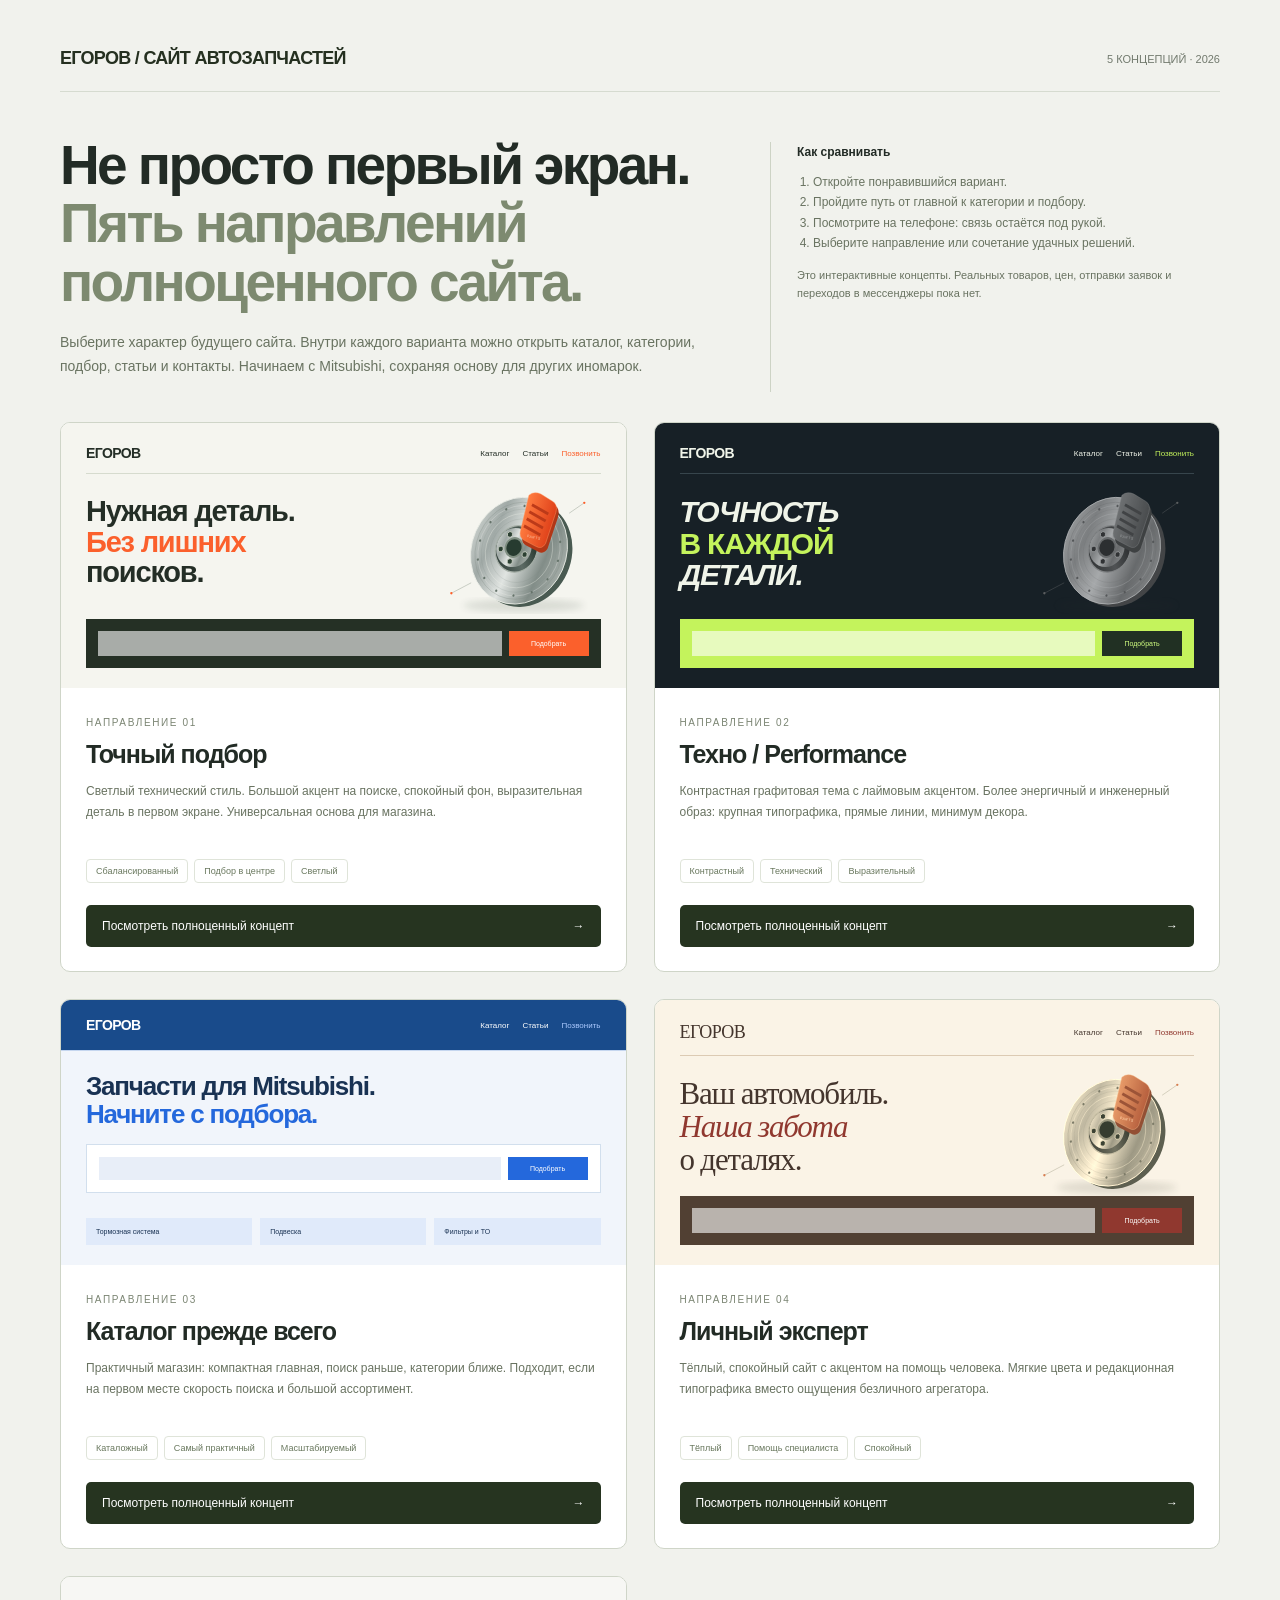
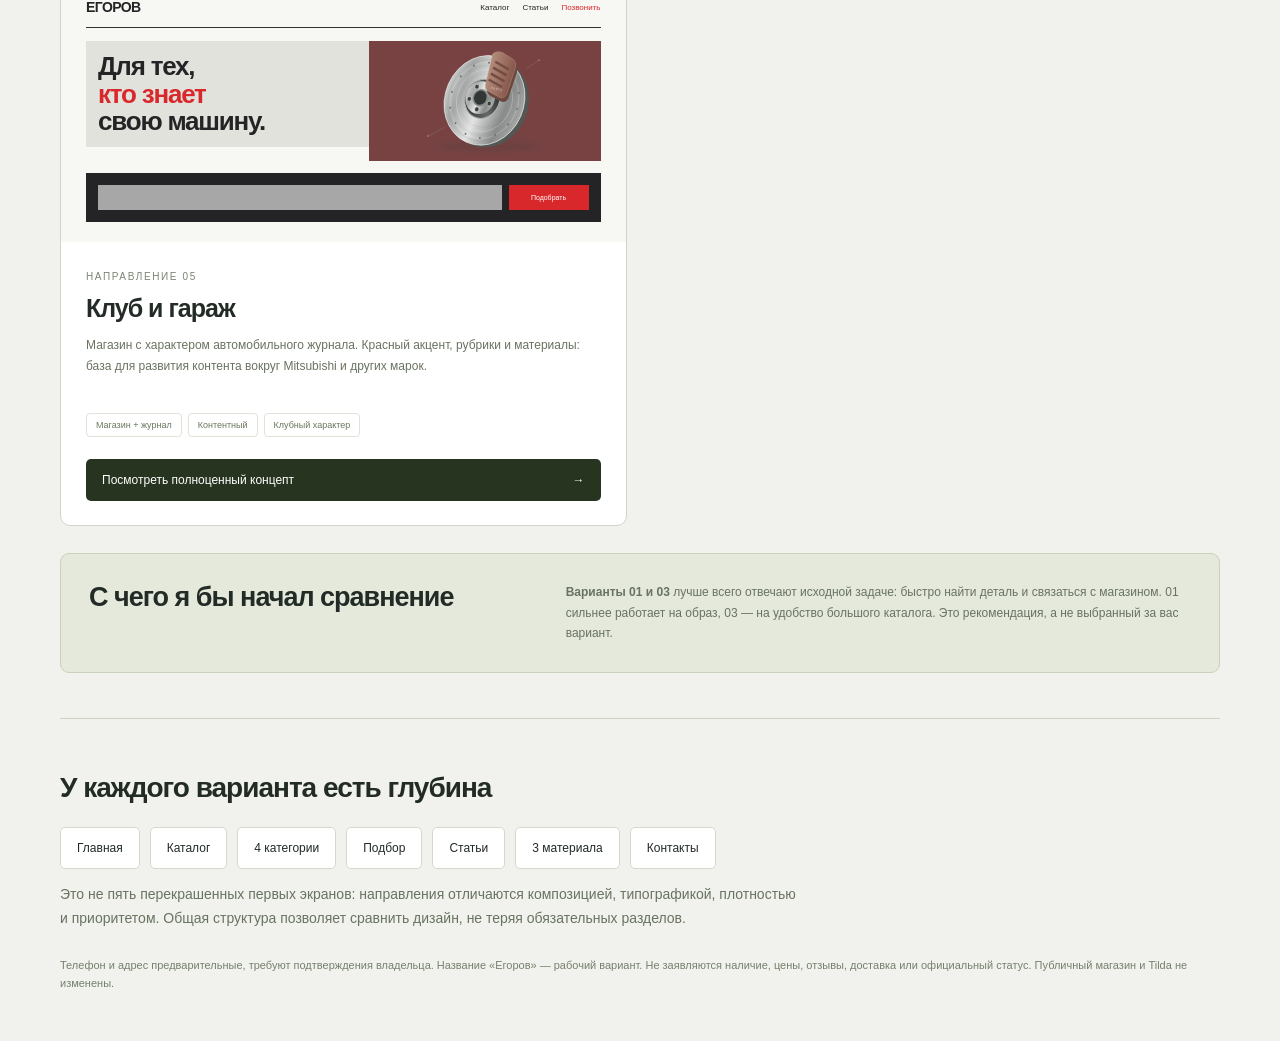
<file: index.html>
<!doctype html><html lang="ru"><head><meta charset="utf-8"><meta name="viewport" content="width=device-width,initial-scale=1"><title>Егоров · 5 направлений сайта</title><style>*{box-sizing:border-box}body{margin:0;background:#f1f2ed;color:#222b25;font-family:Arial,Helvetica,sans-serif}a{color:inherit;text-decoration:none}.wrap{max-width:1240px;margin:auto;padding:48px 40px}.top{display:flex;justify-content:space-between;align-items:center;font-size:11px;color:#727a6e;border-bottom:1px solid #d6dbd0;padding-bottom:22px}.top b{font-size:18px;letter-spacing:-.7px;color:#253020}h1{font-size:55px;line-height:1.06;letter-spacing:-2.6px;margin:44px 0 20px;max-width:730px}h1 span{color:#7d8a70}p{font-size:14px;line-height:1.7;max-width:740px;color:#697361}.intro{display:grid;grid-template-columns:1.5fr 1fr;gap:35px;margin-bottom:30px}.guide{border-left:1px solid #cdd3c5;padding-left:26px;margin-top:50px}.guide strong{font-size:12px}.guide ol{padding-left:16px;font-size:12px;line-height:1.7;color:#697361}.grid{display:grid;grid-template-columns:repeat(2,1fr);gap:27px}.card{border:1px solid #cfd5c8;border-radius:10px;overflow:hidden;background:#fff}.card:hover{border-color:#718463;box-shadow:0 10px 30px #2735230b}.preview{height:265px;position:relative;padding:22px 25px;overflow:hidden;background:var(--bg);color:var(--ink);display:block}.mini-nav{display:flex;justify-content:space-between;border-bottom:1px solid var(--line);padding-bottom:12px;font-size:8px}.mini-brand{font-size:14px;font-weight:700;letter-spacing:-.6px}.mini-links{display:flex;gap:13px;align-items:center}.mini-links i{font-style:normal;color:var(--accent)}.mini-hero{position:relative;margin-top:22px}.mini-hero b{display:block;position:relative;z-index:1;font-size:29px;letter-spacing:-1.2px;line-height:1.04;max-width:270px}.mini-hero em{color:var(--accent);font-style:normal}.mini-art{position:absolute;right:-23px;top:-20px;width:210px;height:150px;object-fit:contain}.mini-search{position:absolute;bottom:20px;left:25px;right:25px;background:var(--dark);height:49px;padding:12px;display:flex;gap:7px}.mini-input{background:#fff9;flex:1}.mini-btn{width:80px;background:var(--accent);font-size:7px;display:grid;place-items:center;color:var(--on)}.c1{--bg:#f5f5ef;--ink:#242e26;--line:#d6dbce;--accent:#fb602c;--dark:#253025;--on:white}.c2{--bg:#172026;--ink:#f0f4e9;--line:#37454c;--accent:#c4f35c;--dark:#c4f35c;--on:#243021}.c2 .mini-hero b{text-transform:uppercase;font-style:italic;font-size:30px}.c2 .mini-art{filter:grayscale(1);opacity:.7}.c2 .mini-btn{background:#213023;color:#d2ff81}.c3{--bg:#f1f5fb;--ink:#193253;--line:#c5d6ef;--accent:#2468dc;--dark:#fff;--on:white}.c3 .mini-nav{background:#194b8b;color:white;margin:-22px -25px 0;padding:17px 25px}.c3 .mini-nav i{color:#accaff}.c3 .mini-hero b{font-size:26px;max-width:350px}.c3 .mini-art{display:none}.c3 .mini-input{background:#e8eef8}.c3 .mini-search{bottom:72px;border:1px solid #d2dfed}.mini-cats{display:none}.c3 .mini-cats{display:flex;position:absolute;bottom:20px;left:25px;right:25px;gap:8px}.mini-cats span{background:#e0eafa;padding:10px;font-size:7px;flex:1}.c4{--bg:#faf3e6;--ink:#44352d;--line:#dccab3;--accent:#90382f;--dark:#514033;--on:white}.c4 .mini-brand{font-family:Georgia;font-weight:400;font-size:18px}.c4 .mini-hero b{font-family:Georgia;font-size:31px;line-height:1.05;font-weight:400}.c4 .mini-hero em{font-style:italic}.c4 .mini-art{filter:sepia(.5)}.c5{--bg:#f7f7f4;--ink:#242426;--line:#333;--accent:#d9282b;--dark:#242426;--on:white}.c5 .mini-hero{background:#e2e2dc;padding:12px;margin-top:13px}.c5 .mini-hero b{font-size:26px}.c5 .mini-art{background:#d9282b;right:0;top:0;width:45%;height:120px;filter:grayscale(.7)}.meta{padding:24px 25px}.meta small{font-size:10px;color:#7b8573;letter-spacing:1.6px}.meta h2{font-size:25px;letter-spacing:-1px;margin:10px 0}.meta p{font-size:12px;min-height:61px;margin:12px 0 17px}.tags{display:flex;gap:6px;flex-wrap:wrap;margin:15px 0 22px}.tags span{font-size:9px;padding:6px 9px;border:1px solid #dfe4d9;border-radius:4px;color:#68775d}.open{display:flex;justify-content:space-between;align-items:center;background:#263420;color:#fff;border-radius:5px;padding:14px 16px;font-size:12px}.recommend{grid-column:1/-1;background:#e4e9dc;border:1px solid #c9d3bc;border-radius:9px;padding:28px;display:grid;grid-template-columns:1fr 1.4fr;gap:30px}.recommend h2{font-size:27px;letter-spacing:-1px;margin:0}.recommend p{font-size:12px;margin:0}.architecture{margin-top:45px;border-top:1px solid #ccd3c3;padding-top:30px}.architecture h2{font-size:28px;letter-spacing:-1px}.pages{display:flex;flex-wrap:wrap;gap:10px}.pages span{font-size:12px;padding:13px 16px;background:#fff;border:1px solid #d3dacb;border-radius:5px}.fine{font-size:11px;color:#75806d;margin-top:25px;line-height:1.7}@media(max-width:700px){.wrap{padding:25px 18px}.top{font-size:9px}.top b{font-size:15px}h1{font-size:39px;letter-spacing:-1.8px;margin-top:30px}.intro{display:block}.guide{border-left:0;border-top:1px solid #cdd3c5;margin-top:25px;padding:20px 0 0}.grid{grid-template-columns:1fr;gap:20px}.preview{height:245px;padding:20px}.mini-nav{font-size:7px}.mini-links{gap:8px}.mini-hero b{font-size:26px;max-width:220px}.mini-art{width:175px;right:-30px;opacity:.75}.mini-search{left:20px;right:20px}.c3 .mini-nav{margin:-20px -20px 0;padding:17px 20px}.c4 .mini-hero b{font-size:28px}.meta{padding:22px}.meta p{min-height:0}.recommend{grid-template-columns:1fr;gap:15px;padding:24px}.recommend h2{font-size:25px}.architecture h2{font-size:25px}.pages span{font-size:11px;padding:10px 12px}}</style></head><body><main class="wrap"><div class="top"><b>ЕГОРОВ / САЙТ АВТОЗАПЧАСТЕЙ</b><span>5 КОНЦЕПЦИЙ · 2026</span></div><div class="intro"><div><h1>Не просто первый экран.<br><span>Пять направлений<br>полноценного сайта.</span></h1><p>Выберите характер будущего сайта. Внутри каждого варианта можно открыть каталог, категории, подбор, статьи и контакты. Начинаем с Mitsubishi, сохраняя основу для других иномарок.</p></div><div class="guide"><strong>Как сравнивать</strong><ol><li>Откройте понравившийся вариант.</li><li>Пройдите путь от главной к категории и подбору.</li><li>Посмотрите на телефоне: связь остаётся под рукой.</li><li>Выберите направление или сочетание удачных решений.</li></ol><p style="font-size:11px">Это интерактивные концепты. Реальных товаров, цен, отправки заявок и переходов в мессенджеры пока нет.</p></div></div><div class="grid" id="grid"></div><section class="architecture"><h2>У каждого варианта есть глубина</h2><div class="pages"><span>Главная</span><span>Каталог</span><span>4 категории</span><span>Подбор</span><span>Статьи</span><span>3 материала</span><span>Контакты</span></div><p>Это не пять перекрашенных первых экранов: направления отличаются композицией, типографикой, плотностью и приоритетом. Общая структура позволяет сравнить дизайн, не теряя обязательных разделов.</p><div class="fine">Телефон и адрес предварительные, требуют подтверждения владельца. Название «Егоров» — рабочий вариант. Не заявляются наличие, цены, отзывы, доставка или официальный статус. Публичный магазин и Tilda не изменены.</div></section></main><script>const data=[['Точный подбор','Светлый технический стиль. Большой акцент на поиске, спокойный фон, выразительная деталь в первом экране. Универсальная основа для магазина.',['Сбалансированный','Подбор в центре','Светлый'],['Нужная деталь.','Без лишних','поисков.']],['Техно / Performance','Контрастная графитовая тема с лаймовым акцентом. Более энергичный и инженерный образ: крупная типографика, прямые линии, минимум декора.',['Контрастный','Технический','Выразительный'],['ТОЧНОСТЬ','В КАЖДОЙ','ДЕТАЛИ.']],['Каталог прежде всего','Практичный магазин: компактная главная, поиск раньше, категории ближе. Подходит, если на первом месте скорость поиска и большой ассортимент.',['Каталожный','Самый практичный','Масштабируемый'],['Запчасти для Mitsubishi.','Начните с подбора.','']],['Личный эксперт','Тёплый, спокойный сайт с акцентом на помощь человека. Мягкие цвета и редакционная типографика вместо ощущения безличного агрегатора.',['Тёплый','Помощь специалиста','Спокойный'],['Ваш автомобиль.','Наша забота','о деталях.']],['Клуб и гараж','Магазин с характером автомобильного журнала. Красный акцент, рубрики и материалы: база для развития контента вокруг Mitsubishi и других марок.',['Магазин + журнал','Контентный','Клубный характер'],['Для тех,','кто знает','свою машину.']]];document.querySelector('#grid').innerHTML=data.map((x,i)=>`<article class="card"><a class="preview c${i+1}" href="concept-${i+1}.html" aria-label="Открыть вариант ${i+1}"><div class="mini-nav"><span class="mini-brand">ЕГОРОВ</span><div class="mini-links"><span>Каталог</span><span>Статьи</span><i>Позвонить</i></div></div><div class="mini-hero"><b>${x[3][0]}<br><em>${x[3][1]}</em>${x[3][2]?'<br>'+x[3][2]:''}</b><img class="mini-art" src="brake.svg" alt=""></div><div class="mini-search"><div class="mini-input"></div><div class="mini-btn">Подобрать</div></div><div class="mini-cats"><span>Тормозная система</span><span>Подвеска</span><span>Фильтры и ТО</span></div></a><div class="meta"><small>НАПРАВЛЕНИЕ 0${i+1}</small><h2>${x[0]}</h2><p>${x[1]}</p><div class="tags">${x[2].map(t=>'<span>'+t+'</span>').join('')}</div><a class="open" href="concept-${i+1}.html">Посмотреть полноценный концепт <span>→</span></a></div></article>`).join('')+`<div class="recommend"><h2>С чего я бы начал сравнение</h2><p><b>Варианты 01 и 03</b> лучше всего отвечают исходной задаче: быстро найти деталь и связаться с магазином. 01 сильнее работает на образ, 03 — на удобство большого каталога. Это рекомендация, а не выбранный за вас вариант.</p></div>`;</script></body></html>
</file>
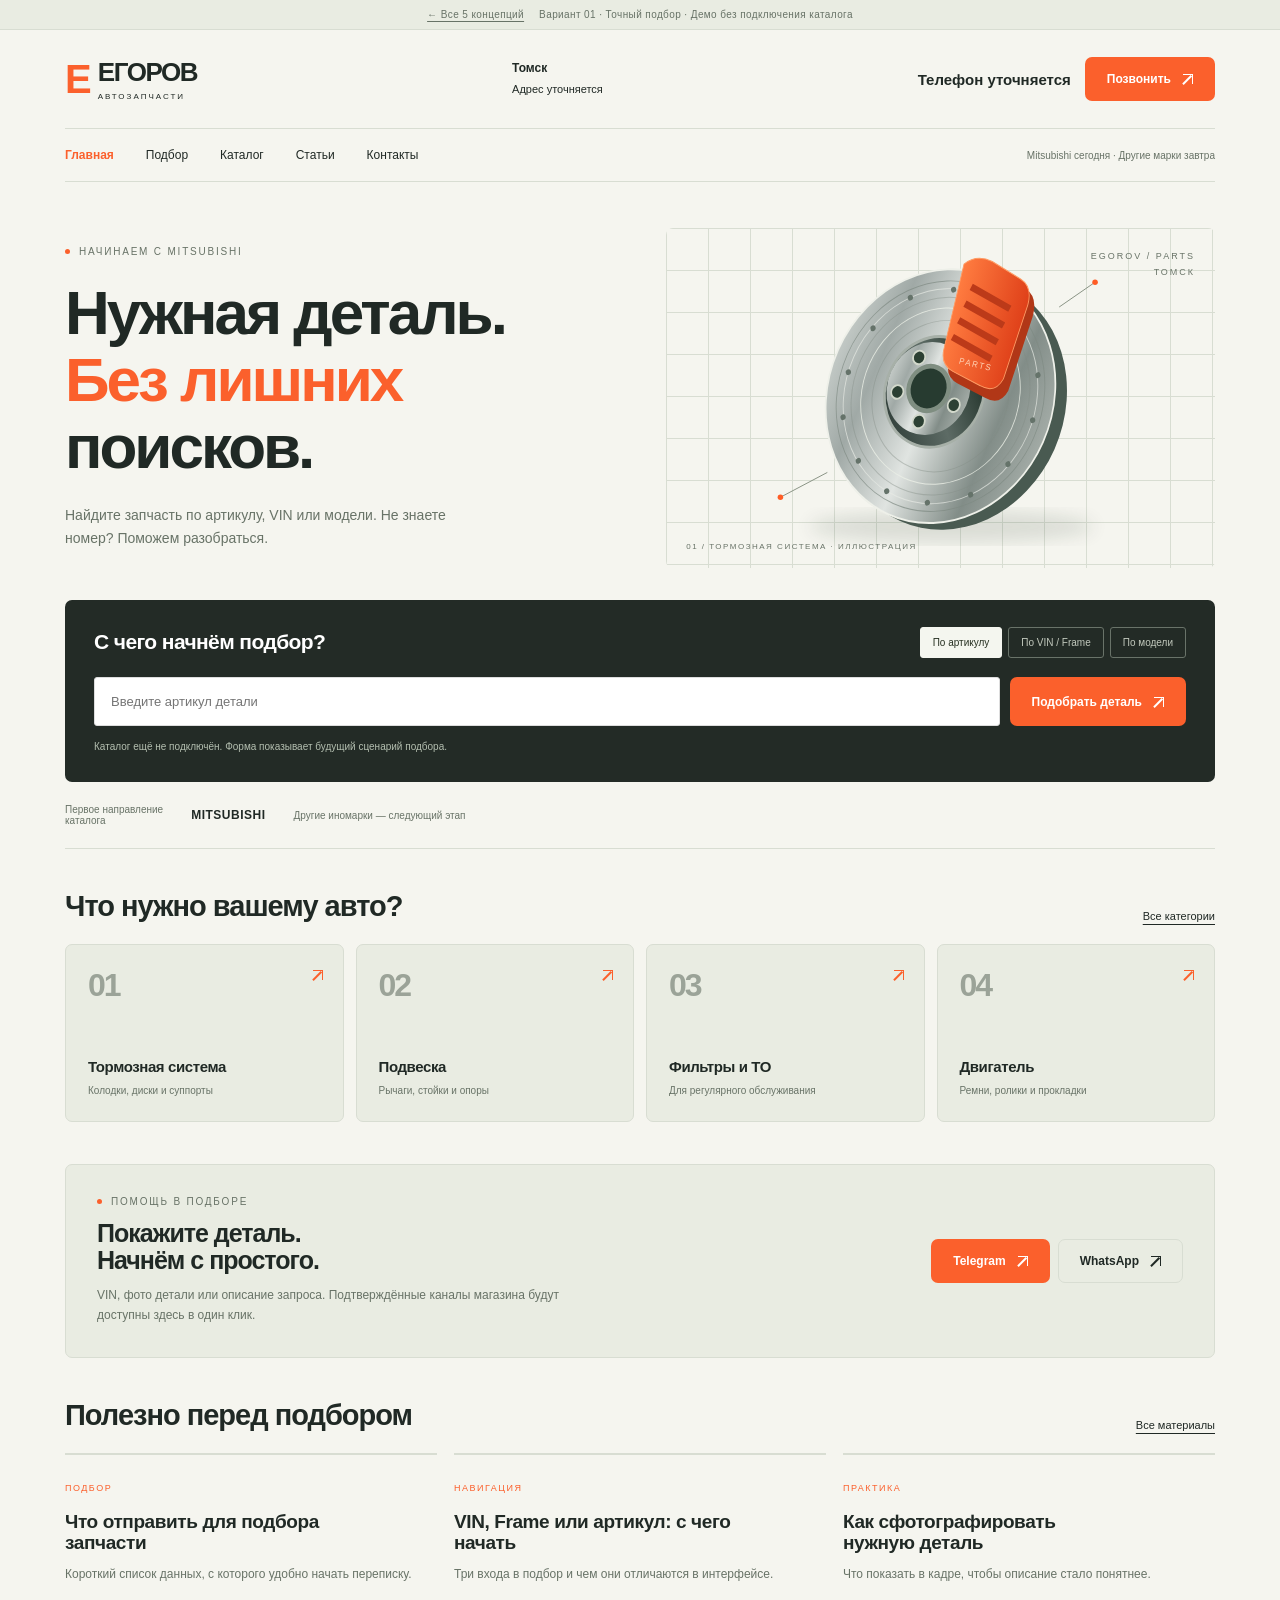
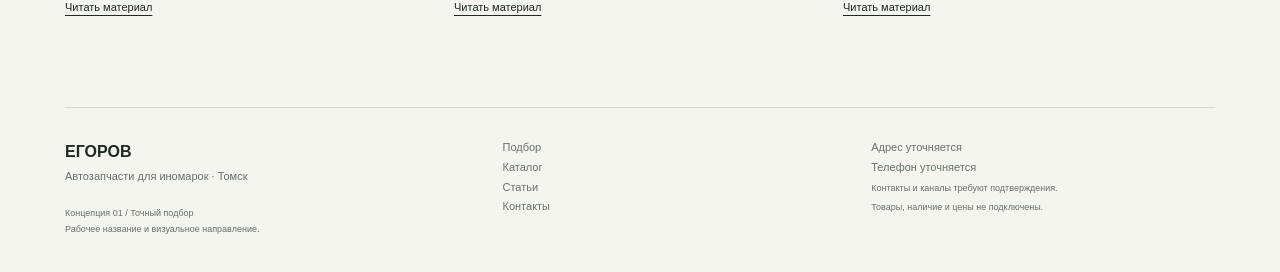
<file: concept-1.html>
<!doctype html><html lang="ru"><head><meta charset="utf-8"><meta name="viewport" content="width=device-width,initial-scale=1"><title>Егоров — концепция 1</title><link rel="stylesheet" href="style.css"></head><body class="t1" data-theme="1"><div id="app"></div><script src="app.js"></script></body></html>
</file>
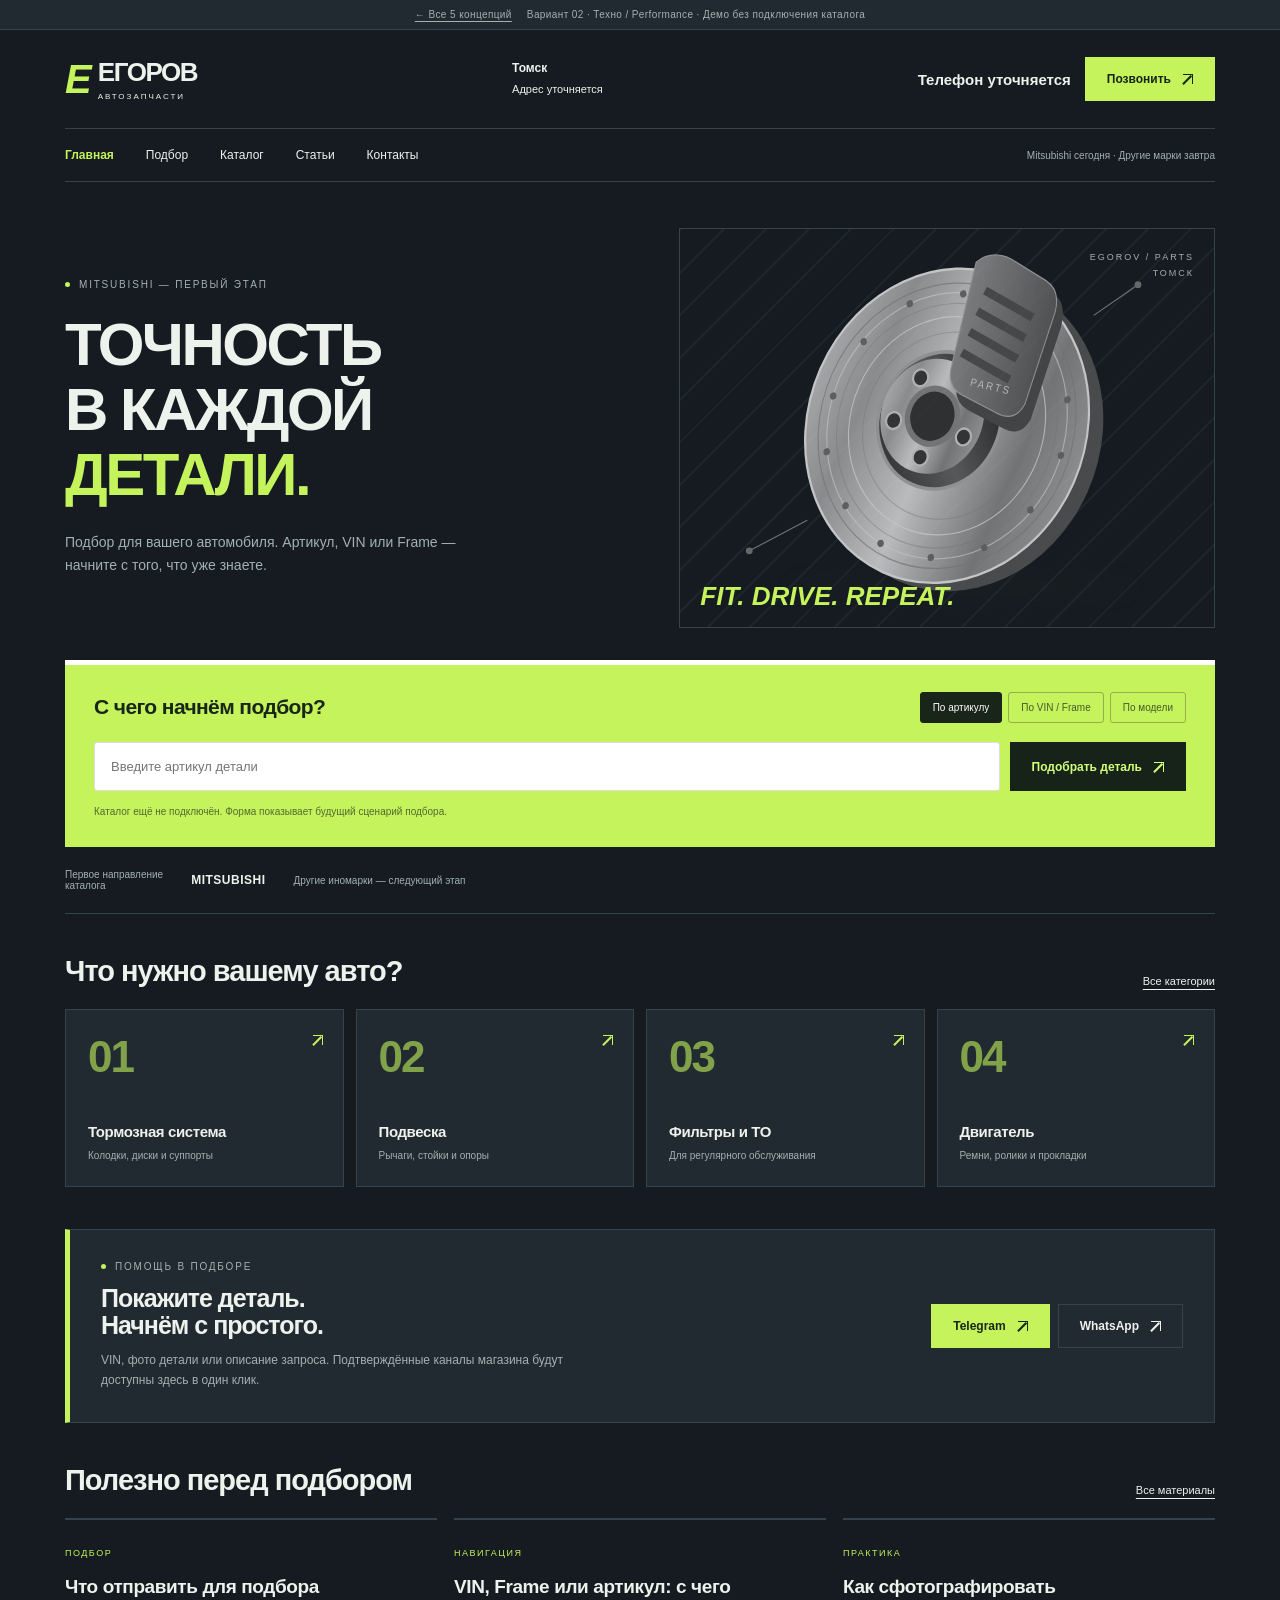
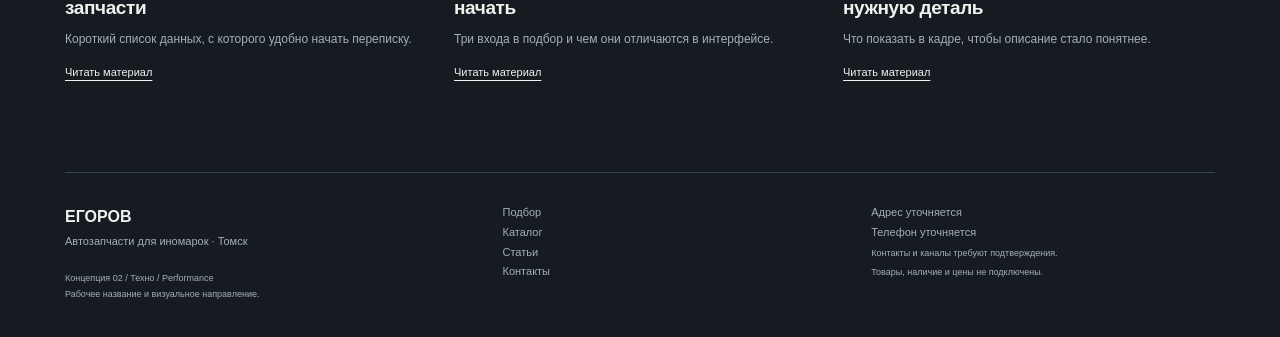
<file: concept-2.html>
<!doctype html><html lang="ru"><head><meta charset="utf-8"><meta name="viewport" content="width=device-width,initial-scale=1"><title>Егоров — концепция 2</title><link rel="stylesheet" href="style.css"></head><body class="t2" data-theme="2"><div id="app"></div><script src="app.js"></script></body></html>
</file>
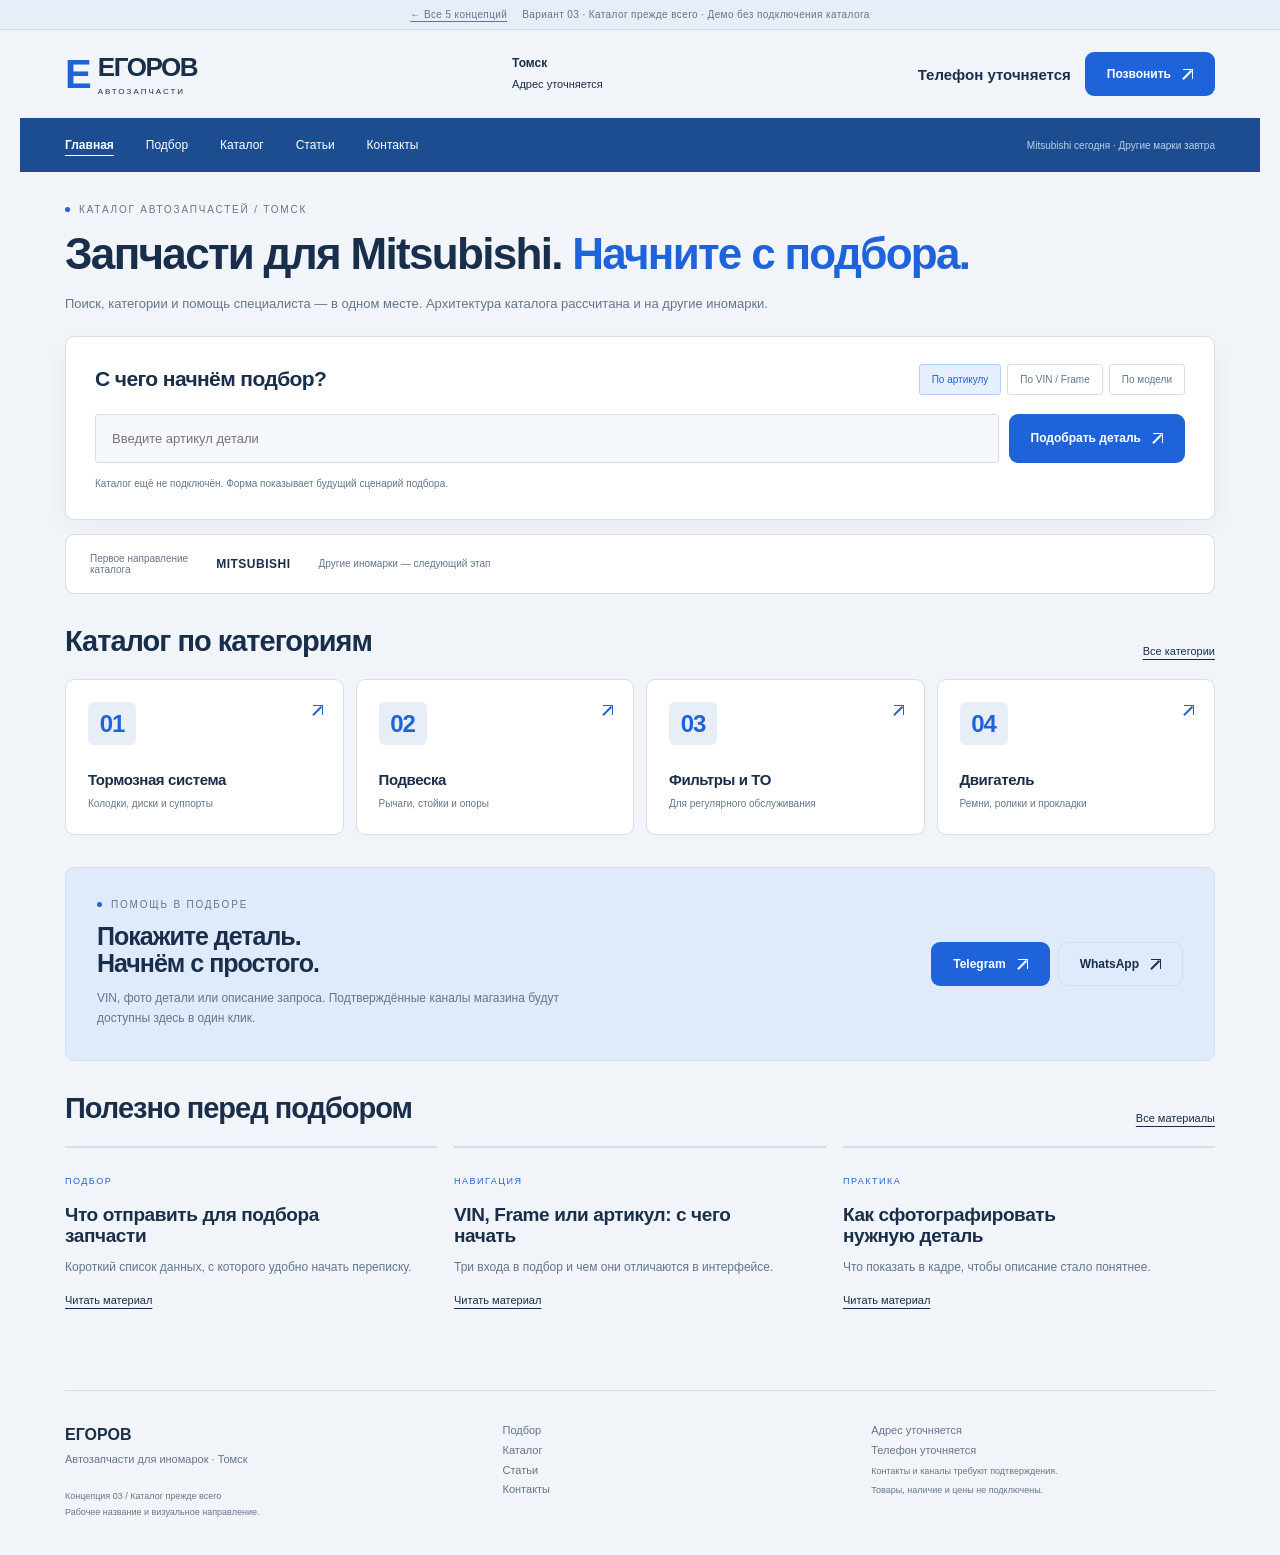
<file: concept-3.html>
<!doctype html><html lang="ru"><head><meta charset="utf-8"><meta name="viewport" content="width=device-width,initial-scale=1"><title>Егоров — концепция 3</title><link rel="stylesheet" href="style.css"></head><body class="t3" data-theme="3"><div id="app"></div><script src="app.js"></script></body></html>
</file>
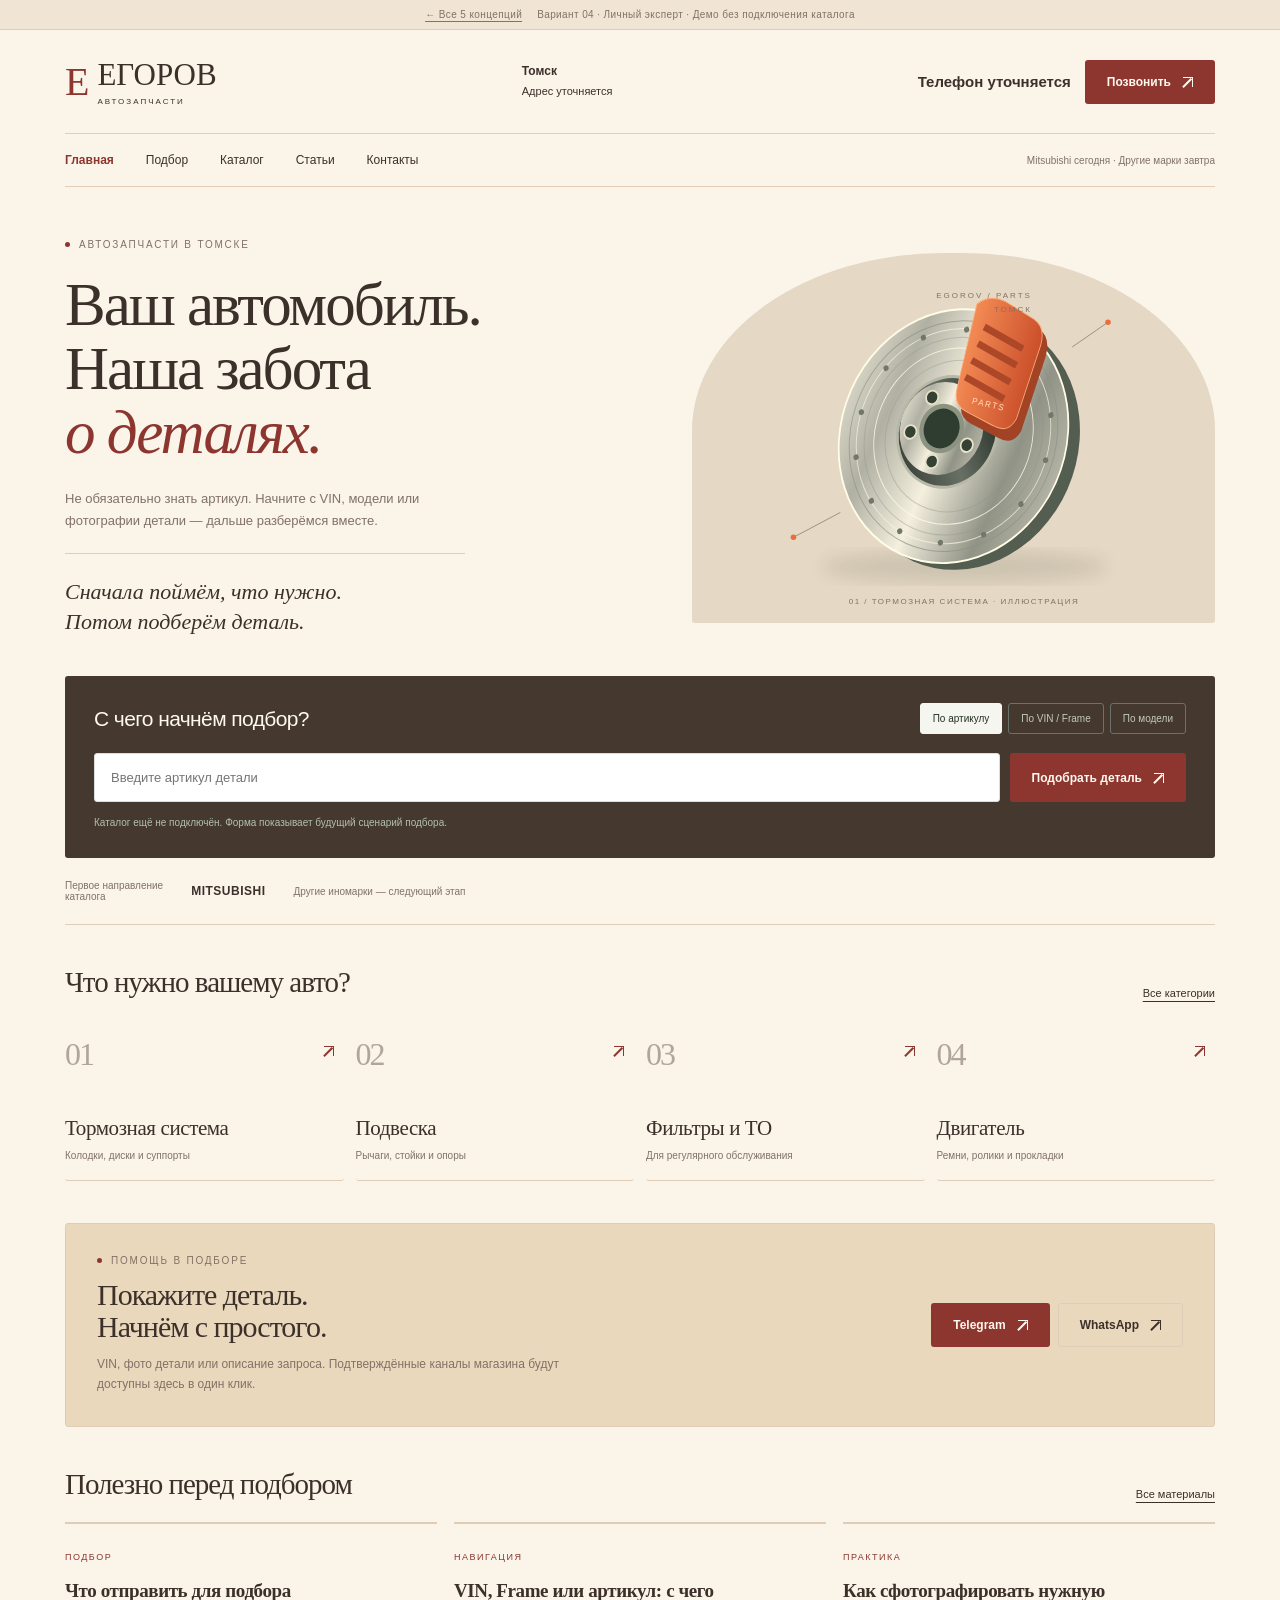
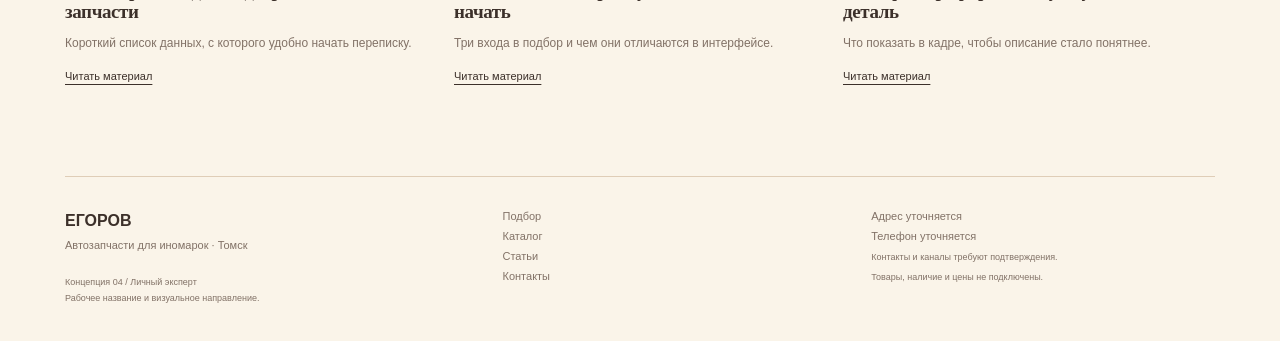
<file: concept-4.html>
<!doctype html><html lang="ru"><head><meta charset="utf-8"><meta name="viewport" content="width=device-width,initial-scale=1"><title>Егоров — концепция 4</title><link rel="stylesheet" href="style.css"></head><body class="t4" data-theme="4"><div id="app"></div><script src="app.js"></script></body></html>
</file>
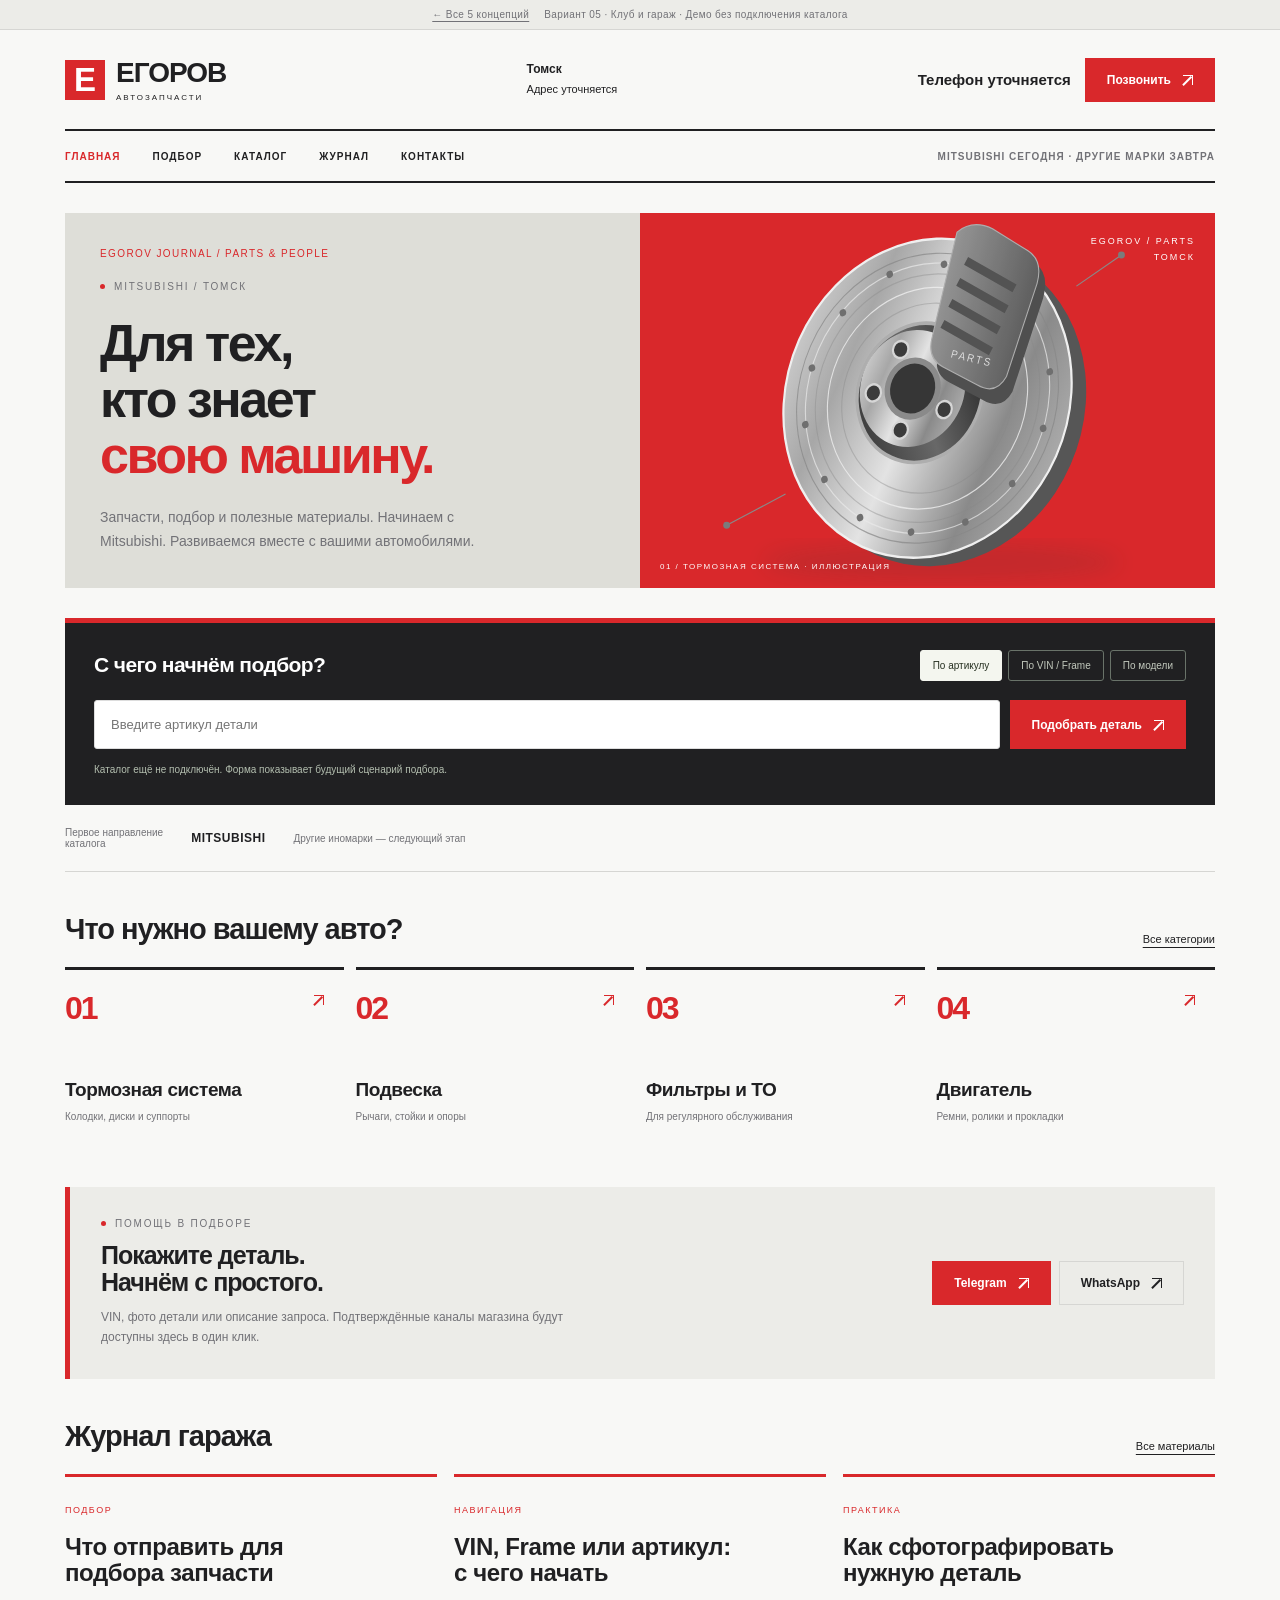
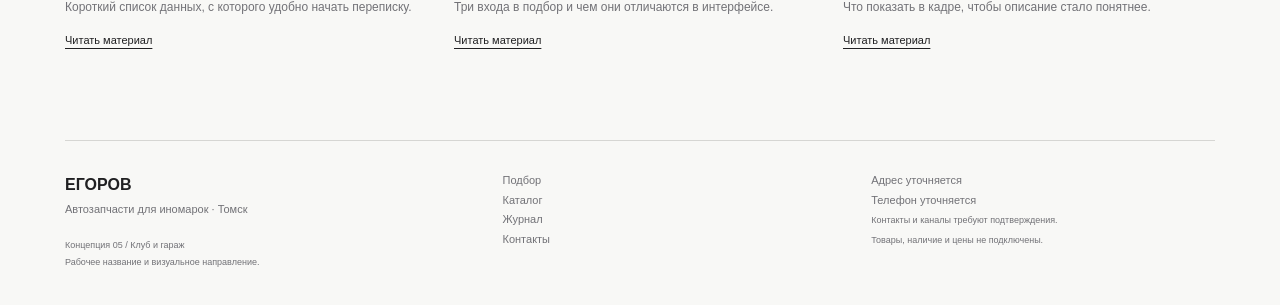
<file: concept-5.html>
<!doctype html><html lang="ru"><head><meta charset="utf-8"><meta name="viewport" content="width=device-width,initial-scale=1"><title>Егоров — концепция 5</title><link rel="stylesheet" href="style.css"></head><body class="t5" data-theme="5"><div id="app"></div><script src="app.js"></script></body></html>
</file>
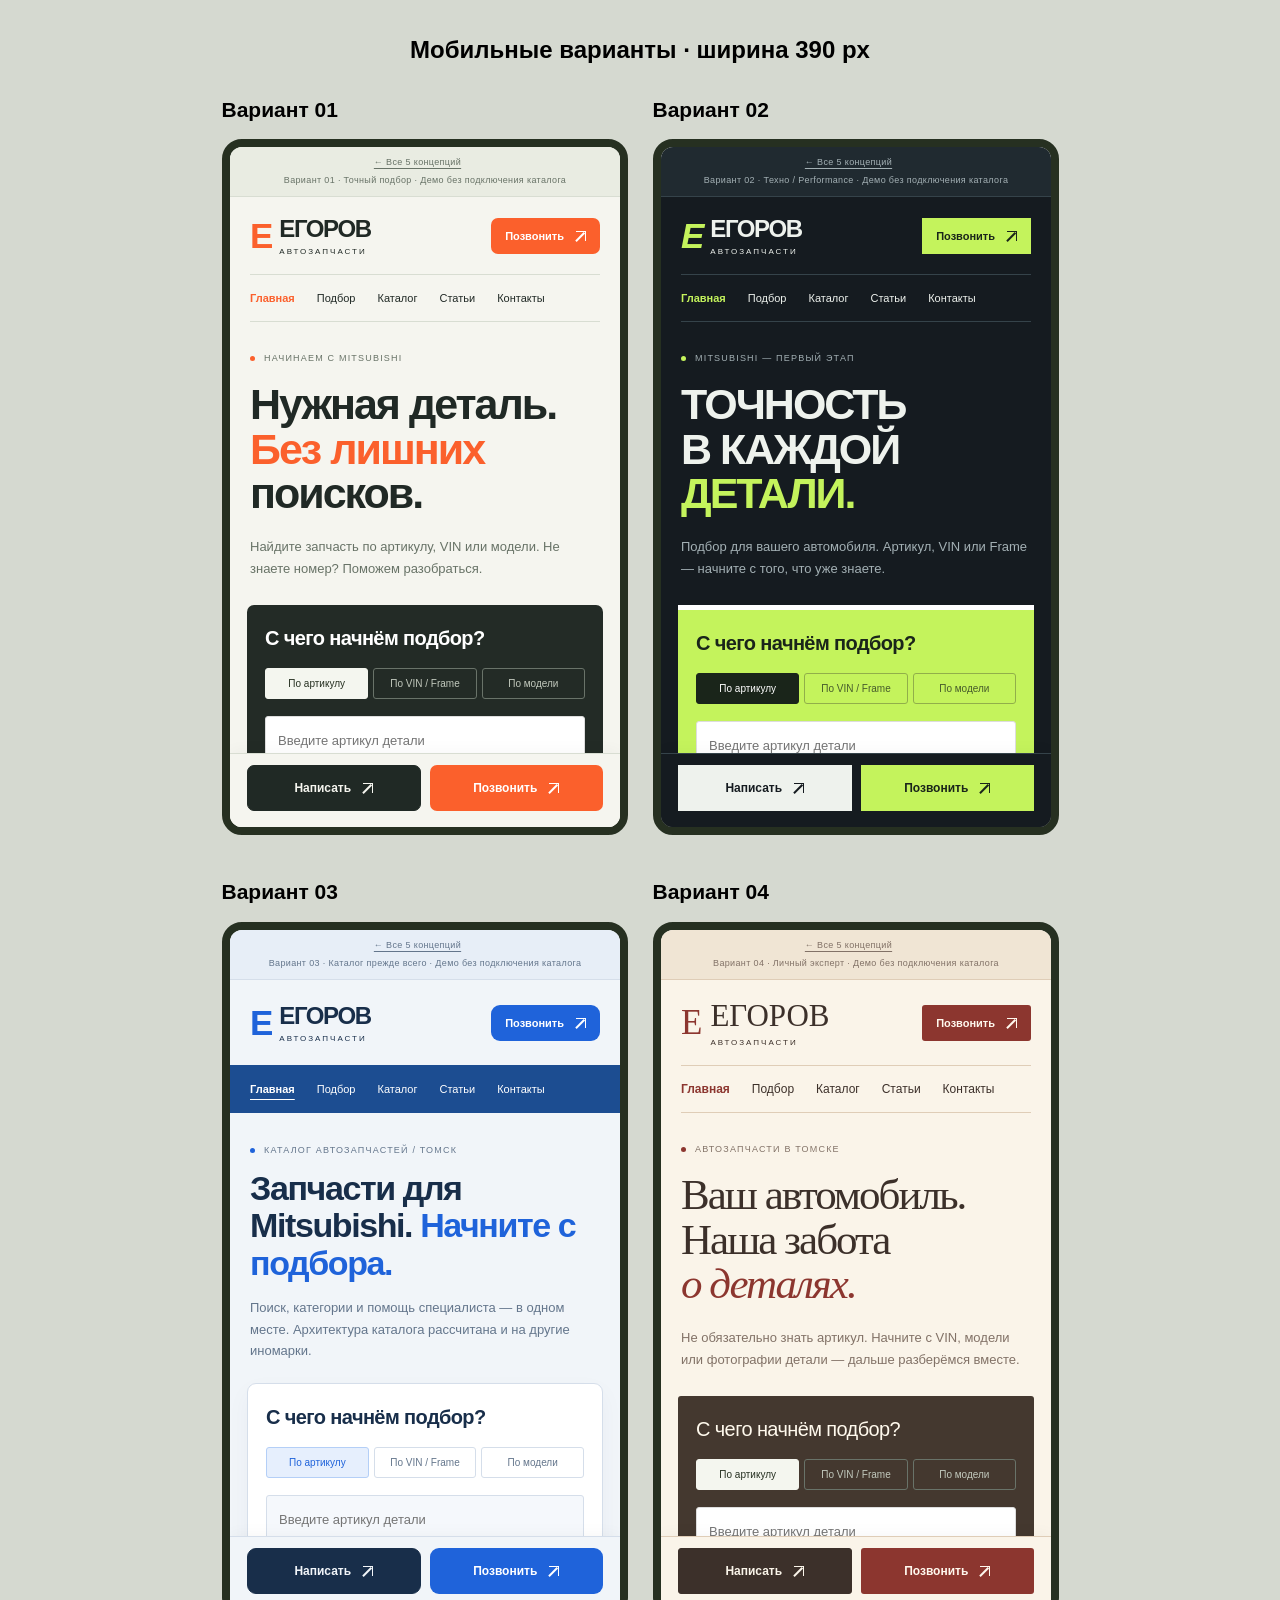
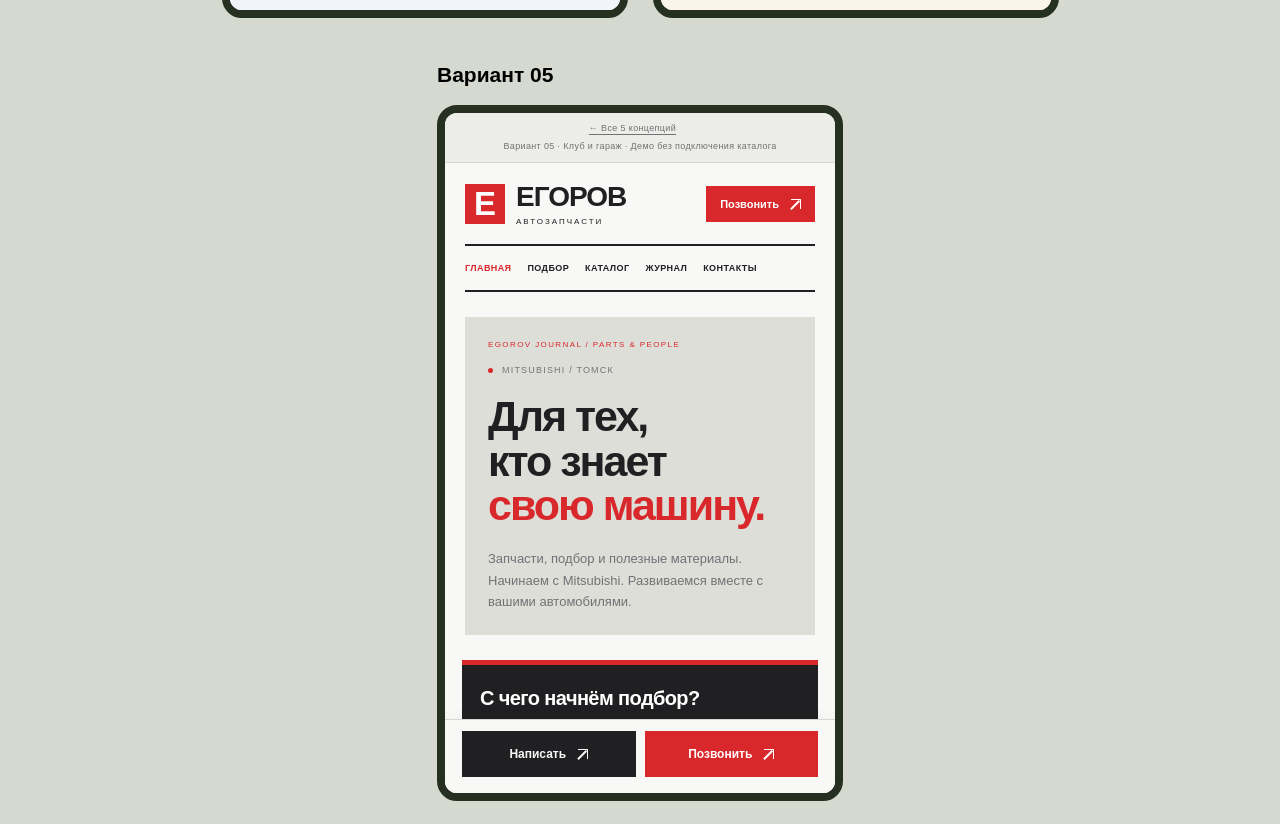
<file: mobile-preview.html>
<!doctype html><html lang="ru"><head><meta charset="utf-8"><title>Мобильное сравнение</title></head><body style="margin:0;background:#d5d9d0;padding:20px;font:14px Arial"><h1 style="font-size:24px;text-align:center">Мобильные варианты · ширина 390 px</h1><div style="display:flex;flex-wrap:wrap;justify-content:center;gap:25px" id="frames"></div><script>document.querySelector('#frames').innerHTML=[1,2,3,4,5].map(i=>`<div><h2>Вариант 0${i}</h2><iframe title="Вариант ${i}" src="concept-${i}.html" style="width:390px;height:680px;border:8px solid #263021;border-radius:20px;background:white"></iframe></div>`).join('')</script></body></html>
</file>
<file: style.css>
*{box-sizing:border-box}html{scroll-behavior:smooth}body{margin:0;font-family:Arial,Helvetica,sans-serif;background:var(--bg);color:var(--text);--bg:#f5f5ef;--surface:#e9ece2;--card:#fff;--text:#202925;--muted:#687367;--line:#d8ddd2;--accent:#fb602c;--on:#fff;--radius:7px;--display:Arial,Helvetica,sans-serif}a{color:inherit;text-decoration:none}button,input,select{font:inherit}button{cursor:pointer}button,a,input,select{touch-action:manipulation}button:focus-visible,a:focus-visible{outline:3px solid var(--accent);outline-offset:4px}button{color:inherit}.wrap{width:min(1240px,100%);margin:auto;padding:0 45px}.demo-bar{font-size:10px;text-align:center;background:var(--surface);padding:9px 16px;color:var(--muted);border-bottom:1px solid var(--line);letter-spacing:.04em}.demo-bar a{text-decoration:underline;text-underline-offset:3px;margin-right:15px}.header{display:flex;align-items:center;justify-content:space-between;gap:25px;padding:27px 0}.logo{display:flex;align-items:center;gap:11px}.logo-mark{font-family:Arial;font-size:40px;line-height:1;font-weight:900;letter-spacing:-5px;color:var(--accent)}.logo b{font-size:26px;letter-spacing:-1.4px}.logo small{display:block;font-size:8px;letter-spacing:2px;margin-top:4px}.address{font-size:11px;line-height:1.8}.address strong{font-size:12px}.header-contact{display:flex;gap:14px;align-items:center}.phone{font-size:15px;font-weight:700}.btn{display:inline-flex;align-items:center;justify-content:center;gap:12px;border:1px solid transparent;background:var(--accent);color:var(--on);padding:14px 21px;font-size:12px;font-weight:700;border-radius:var(--radius);cursor:pointer}.btn.secondary{background:transparent;color:var(--text);border-color:var(--line)}.arrow{width:10px;height:10px;border-top:1.5px solid currentColor;border-right:1.5px solid currentColor;transform:rotate(0deg);position:relative;display:inline-block;flex-shrink:0}.arrow:after{content:'';position:absolute;width:12px;height:1.5px;right:-1px;top:4px;transform:rotate(-45deg);background:currentColor}.nav{display:flex;gap:32px;align-items:center;border-top:1px solid var(--line);border-bottom:1px solid var(--line);height:54px;font-size:12px}.nav a.active{color:var(--accent);font-weight:700}.nav .extra{margin-left:auto;color:var(--muted);font-size:10px}.eyebrow{font-size:10px;letter-spacing:1.8px;text-transform:uppercase;color:var(--muted);display:flex;align-items:center;gap:9px}.eyebrow:before{content:'';width:5px;height:5px;background:var(--accent);border-radius:50%}h1,h2,h3{font-family:var(--display);margin:0;line-height:1.08}h1{font-size:62px;letter-spacing:-3px}h1 em{font-style:normal;color:var(--accent)}h2{font-size:29px;letter-spacing:-1px}h3{font-size:19px;letter-spacing:-.4px}p{line-height:1.65}.muted{color:var(--muted)}.hero{display:grid;grid-template-columns:1.05fr 1fr;align-items:center;gap:25px;padding:46px 0 32px}.hero-copy h1{margin-top:23px}.hero-copy p{font-size:14px;max-width:400px;color:var(--muted);margin:23px 0 0}.hero-visual{min-height:340px;position:relative;background-image:linear-gradient(var(--line) 1px,transparent 1px),linear-gradient(90deg,var(--line) 1px,transparent 1px);background-size:42px 42px;border-radius:var(--radius);overflow:hidden}.hero-visual img{position:absolute;inset:0;width:100%;height:100%;object-fit:contain}.hero-visual .label{position:absolute;right:20px;top:20px;font-size:9px;letter-spacing:2px;color:var(--muted);line-height:1.8;text-align:right}.hero-visual .bottom-label{position:absolute;left:20px;bottom:17px;font-size:8px;letter-spacing:1.5px;color:var(--muted)}.search{background:#232b26;color:#fff;border-radius:var(--radius);padding:27px 29px}.search-top{display:flex;justify-content:space-between;align-items:center;gap:20px;margin-bottom:19px}.search h2{font-family:Arial;font-size:21px;letter-spacing:-.6px}.tabs{display:flex;gap:6px}.tab{font-size:10px;padding:9px 12px;background:transparent;border:1px solid #697369;color:#c2c9bd;border-radius:3px}.tab.active{background:#f4f6ef;color:#263021;border-color:#f4f6ef}.search-form{display:flex;gap:10px}.search input,.search select{flex:1;min-width:0;background:#fff;border:1px solid #ddd;border-radius:3px;padding:16px;color:#29312a;font-size:13px}.helper{font-size:10px;line-height:1.6;color:#b4bfb0;margin-top:13px}.model{display:none}.brand-strip{display:flex;align-items:center;gap:28px;border-bottom:1px solid var(--line);padding:22px 0;font-size:12px}.brand-strip small{font-size:10px;color:var(--muted)}.brand-strip strong{letter-spacing:.5px}.section{padding:42px 0}.section-heading{display:flex;align-items:end;justify-content:space-between;gap:20px;margin-bottom:22px}.text-link{font-size:11px;text-decoration:underline;text-underline-offset:4px}.category-grid{display:grid;grid-template-columns:repeat(4,1fr);gap:12px}.category{padding:22px;min-height:178px;background:var(--surface);border:1px solid var(--line);border-radius:var(--radius);display:flex;flex-direction:column;justify-content:space-between;position:relative}.category:hover{border-color:var(--accent)}.category-num{font-size:32px;font-weight:700;letter-spacing:-2px;color:var(--muted);opacity:.6}.category h3{font-family:Arial;font-size:15px;letter-spacing:-.4px;line-height:1.2;margin-top:20px}.category p{font-size:10px;color:var(--muted);margin:7px 0 0}.category .arrow{position:absolute;right:20px;top:25px;color:var(--accent)}.support{display:flex;align-items:center;justify-content:space-between;gap:30px;background:var(--surface);padding:31px;border-radius:var(--radius);border:1px solid var(--line)}.support h2{font-size:25px;max-width:520px}.support p{font-size:12px;max-width:500px;color:var(--muted);margin-bottom:0}.support-actions{display:flex;gap:8px;flex-shrink:0}.articles{display:grid;grid-template-columns:repeat(3,1fr);gap:17px}.article-card{border-top:2px solid var(--line);padding:22px 0 5px}.article-card small{font-size:9px;text-transform:uppercase;letter-spacing:1.5px;color:var(--accent)}.article-card h3{margin:17px 0 12px;max-width:280px}.article-card p{font-size:12px;color:var(--muted)}footer{display:grid;grid-template-columns:1.2fr 1fr 1fr;gap:25px;margin-top:45px;border-top:1px solid var(--line);padding:30px 0 35px;font-size:11px;line-height:1.8;color:var(--muted)}footer strong{font-size:16px;color:var(--text)}footer a{display:block}.copyright{font-size:9px;margin-top:18px}.breadcrumb{font-size:10px;color:var(--muted);padding:25px 0}.page-head{padding:15px 0 28px}.page-head h1{font-size:45px;letter-spacing:-2px;max-width:850px}.page-head p{max-width:650px;font-size:14px;color:var(--muted)}.notice{padding:16px 20px;border:1px solid var(--line);background:var(--surface);font-size:12px;line-height:1.65;border-radius:var(--radius)}.catalog-layout{display:grid;grid-template-columns:220px 1fr;gap:30px;margin-top:25px}.sidebar{background:var(--surface);border:1px solid var(--line);padding:22px;border-radius:var(--radius)}.sidebar h3{font-size:15px}.sidebar a{display:block;font-size:12px;border-bottom:1px solid var(--line);padding:16px 0}.sidebar label{font-size:11px;display:block;margin:23px 0 10px}.sidebar select{max-width:100%;padding:10px 5px;background:var(--bg);border:1px solid var(--line);color:var(--text);font-size:12px}.catalog-layout .category-grid{grid-template-columns:repeat(2,1fr)}.empty{background:var(--card);border:1px solid var(--line);border-radius:var(--radius);padding:40px;min-height:300px}.empty .large-icon{font-size:43px;color:var(--accent);font-weight:700;margin-bottom:25px}.empty h2{font-size:27px}.empty p{font-size:13px;max-width:560px;color:var(--muted)}.chips{display:flex;flex-wrap:wrap;gap:8px;margin:20px 0}.chip{font-size:11px;border:1px solid var(--line);padding:9px 12px;border-radius:3px;color:var(--muted)}.article-body{max-width:760px;margin:10px auto 55px;font-size:16px;line-height:1.75}.article-body h2{font-size:27px;margin:32px 0 15px}.article-body p,.article-body li{color:var(--muted)}.article-body li{padding:6px 0}.contacts-grid{display:grid;grid-template-columns:1fr 1fr;gap:20px}.contact-card{padding:30px;background:var(--surface);border:1px solid var(--line);border-radius:var(--radius)}.contact-card h2{margin:12px 0 20px}.contact-card p{color:var(--muted);font-size:13px}.contact-card .phone-large{font-size:30px;letter-spacing:-1px;color:var(--text)}.modal{position:fixed;inset:0;z-index:20;background:#0009;display:none;align-items:center;justify-content:center;padding:20px}.modal.open{display:flex}.dialog{background:var(--bg);color:var(--text);max-width:440px;padding:33px;border-radius:12px;box-shadow:0 30px 80px #0005}.dialog h2{font-size:27px}.dialog p{font-size:14px;color:var(--muted)}.dialog .btn{width:100%}.sticky{display:none}.hero-search{display:none}.inline-categories{display:none}.service-note{display:none}.issue{display:none}
/* 02: dark technical */
body[data-theme="2"]{--bg:#151b20;--surface:#202a30;--card:#1a242a;--text:#eef2ed;--muted:#a3b0b4;--line:#35434a;--accent:#c4f35c;--on:#1a251a;--radius:0px}.t2 .logo-mark{font-style:italic}.t2 .hero{grid-template-columns:1.1fr 1fr;min-height:470px;position:relative}.t2 h1{text-transform:uppercase;font-size:60px;letter-spacing:-2.5px}.t2 .hero-visual{background:repeating-linear-gradient(135deg,#1c262c 0,#1c262c 2px,transparent 2px,transparent 30px);min-height:400px;border:1px solid var(--line)}.t2 .hero-visual img{filter:grayscale(1);opacity:.8;transform:scale(1.15)}.t2 .hero-visual:after{content:'FIT. DRIVE. REPEAT.';position:absolute;bottom:15px;left:20px;font-size:26px;font-weight:700;color:var(--accent);font-style:italic}.t2 .hero-visual .bottom-label{display:none}.t2 .search{background:var(--accent);color:var(--on);border-top:5px solid #fff}.t2 .search .tab{border-color:#91af4a;color:#465b2b}.t2 .search .tab.active{background:#1a251a;color:#fff;border-color:#1a251a}.t2 .search .btn{background:#172219;color:#d1ff7a}.t2 .helper{color:#526b32}.t2 .category-num{font-size:44px;color:var(--accent)}.t2 .support{border-left:5px solid var(--accent)}
/* 03: catalog-first */
body[data-theme="3"]{--bg:#f1f5f9;--surface:#e7eef7;--card:#fff;--text:#182e4a;--muted:#64768c;--line:#d5deea;--accent:#1f63da;--on:#fff;--radius:9px}.t3 .header{padding:22px 0}.t3 .nav{background:#1c4d91;color:#fff;margin:0 -45px;padding:0 45px;border:0}.t3 .nav a.active{color:#fff;text-decoration:underline;text-underline-offset:6px}.t3 .nav .extra{color:#bacee9}.t3 .hero{padding:32px 0 22px;grid-template-columns:1fr;gap:0;position:relative}.t3 .hero-copy h1{font-size:44px;letter-spacing:-1.7px;margin-top:15px}.t3 .hero-copy h1 br{display:none}.t3 .hero-copy p{max-width:none;font-size:13px;margin:15px 0 0}.t3 .hero-visual{display:none}.t3 .search{background:#fff;color:var(--text);border:1px solid var(--line);box-shadow:0 9px 25px #1a39690a}.t3 .search input,.t3 .search select{background:#f5f8fc;border-color:var(--line)}.t3 .tab{border-color:var(--line);color:var(--muted)}.t3 .tab.active{background:#e6effd;color:var(--accent);border-color:#b4cff7}.t3 .helper{color:var(--muted)}.t3 .brand-strip{background:#fff;border:1px solid var(--line);padding:18px 24px;margin-top:14px;border-radius:var(--radius)}.t3 .category{background:#fff;min-height:156px}.t3 .category-num{font-size:24px;color:var(--accent);background:var(--surface);width:48px;height:43px;display:grid;place-items:center;border-radius:6px;opacity:1;letter-spacing:-1px}.t3 .section{padding:32px 0}.t3 .support{background:#dfeafa}
/* 04: personal specialist */
body[data-theme="4"]{--bg:#faf4e9;--surface:#f0e5d4;--card:#fffaf3;--text:#3c302a;--muted:#827267;--line:#dfcdb7;--accent:#8c362f;--on:#fff8ee;--radius:3px;--display:Georgia,'Times New Roman',serif}.t4 .logo-mark{font-family:Georgia;font-weight:400;letter-spacing:-3px}.t4 .logo b{font-family:Georgia;font-weight:400;font-size:31px;letter-spacing:0}.t4 .nav{font-size:12px}.t4 .hero{grid-template-columns:1.15fr 1fr;padding:52px 0 40px}.t4 h1{font-weight:400;font-size:61px;letter-spacing:-2px;line-height:1.05}.t4 h1 em{font-style:italic}.t4 .hero-visual{border-radius:48% 48% 3px 3px;background:#e5d8c4;min-height:370px}.t4 .hero-visual img{filter:sepia(.25);transform:scale(.95)}.t4 .hero-visual .label{top:36px;right:35%;font-size:8px}.t4 .hero-visual .bottom-label{left:30%;font-size:8px}.t4 .search{background:#44382f;color:#fff9ed}.t4 .service-note{display:block;font-family:Georgia;font-size:22px;font-style:italic;max-width:400px;padding-top:23px;border-top:1px solid var(--line);margin-top:22px;line-height:1.35}.t4 .hero-copy p{font-size:13px}.t4 .category{border:0;border-bottom:1px solid var(--line);background:transparent;padding:15px 0;min-height:160px}.t4 .category-num{font-family:Georgia;font-weight:400}.t4 .category .arrow{right:10px;top:25px}.t4 .category h3{font-family:Georgia;font-size:21px;font-weight:400}.t4 .support{background:#ead8bd}.t4 .support h2{font-size:30px;font-weight:400}.t4 h2{font-weight:400}
/* 05: magazine and community */
body[data-theme="5"]{--bg:#f8f8f6;--surface:#ecece8;--card:#fff;--text:#202022;--muted:#727277;--line:#d6d6d3;--accent:#d9282b;--on:#fff;--radius:0px}.t5 .logo b{font-size:28px;letter-spacing:-1px}.t5 .logo-mark{background:var(--accent);color:#fff;width:40px;height:40px;font-size:33px;letter-spacing:-3px;text-align:center;line-height:40px;padding-right:3px}.t5 .nav{border-top:2px solid var(--text);border-bottom:2px solid var(--text);text-transform:uppercase;font-weight:700;font-size:10px;letter-spacing:1px}.t5 .hero{grid-template-columns:1fr 1fr;gap:0;padding:30px 0}.t5 .hero-copy{background:#deded8;padding:35px;align-self:stretch}.t5 h1{font-size:52px;letter-spacing:-2.5px}.t5 .hero-visual{min-height:375px;background:#d9282b;border:0}.t5 .hero-visual img{filter:grayscale(1);transform:scale(1.14)}.t5 .hero-visual .label,.t5 .hero-visual .bottom-label{color:#fff}.t5 .search{background:#202022;border-top:5px solid var(--accent)}.t5 .issue{display:block;font-size:10px;letter-spacing:1.4px;margin-bottom:22px;color:var(--accent)}.t5 .category{background:transparent;border:0;border-top:3px solid var(--text);padding:20px 0}.t5 .category h3{font-size:19px}.t5 .category-num{color:var(--accent);opacity:1}.t5 .article-card{border-top:3px solid var(--accent)}.t5 .articles h3{font-size:24px}.t5 .support{border:0;border-left:5px solid var(--accent)}
@media(max-width:900px){.wrap{padding:0 25px}.address{display:none}.header-contact .phone{font-size:13px}.nav{gap:23px}.nav .extra{display:none}h1,.t2 h1{font-size:49px}.t4 h1{font-size:50px}.t5 h1{font-size:43px}.t5 .hero-copy{padding:27px}.search-top{gap:15px}.search h2{font-size:18px}.category-grid{grid-template-columns:repeat(2,1fr)}.support{flex-direction:column;align-items:flex-start}.catalog-layout{grid-template-columns:180px 1fr;gap:20px}.t3 .nav{margin:0 -25px;padding:0 25px}.contacts-grid{grid-template-columns:1fr}.articles{gap:14px}.article-card h3{font-size:18px}}
@media(max-width:600px){.wrap{padding:0 20px}.demo-bar{font-size:9px;line-height:1.5}.demo-bar a{display:block;margin-bottom:4px}.header{padding:18px 0;gap:15px}.logo b{font-size:24px}.logo-mark{font-size:35px}.phone{display:none}.header-contact .btn{padding:11px 13px;font-size:11px}.nav{gap:22px;overflow-x:auto;height:48px;white-space:nowrap;font-size:11px}.nav a{flex-shrink:0}.hero,.t2 .hero,.t4 .hero,.t5 .hero{display:block;min-height:0;padding:31px 0 26px}.eyebrow{font-size:9px;letter-spacing:1.2px}h1,.t2 h1,.t4 h1,.t5 h1{font-size:43px;letter-spacing:-2px;line-height:1.04}.hero-copy h1{margin-top:19px}.hero-copy p{font-size:13px;margin-top:20px}.hero-visual,.t2 .hero-visual,.t4 .hero-visual,.t5 .hero-visual{display:none}.t4 .service-note{display:none}.t5 .hero-copy{padding:25px}.t5 .issue{font-size:8px;margin-bottom:16px}.t3 .hero-copy h1{font-size:34px;letter-spacing:-1.4px;line-height:1.1}.t3 .nav{margin:0 -20px;padding:0 20px}.search{padding:23px 18px;margin:0 -3px}.search-top{display:block;margin-bottom:17px}.search h2{font-size:20px;margin-bottom:18px}.tabs{gap:5px}.tab{flex:1;font-size:10px;padding:9px 8px}.search-form{flex-direction:column}.search input,.search select{flex:none;width:100%;padding:16px 12px}.search-form .btn{padding:16px}.helper{font-size:10px}.brand-strip{gap:16px;padding:20px 0;flex-wrap:wrap;font-size:11px}.brand-strip small{font-size:9px}.section{padding:31px 0}.section-heading{align-items:start}.section-heading h2{font-size:25px}.section-heading .text-link{font-size:10px;white-space:nowrap;margin-top:5px}.category-grid{gap:10px}.category{padding:17px;min-height:161px}.category h3{font-size:14px}.category p{font-size:9px}.category-num{font-size:28px}.category .arrow{right:17px;top:23px}.support{padding:25px 22px;gap:21px}.support h2,.t4 .support h2{font-size:25px}.support p{font-size:12px}.support-actions{width:100%;gap:8px}.support-actions .btn{flex:1;font-size:11px;padding:14px 8px}.articles{grid-template-columns:1fr;gap:10px}.article-card h3{max-width:none;font-size:22px}.article-card p{font-size:12px}footer{grid-template-columns:1fr 1fr;font-size:10px;padding-bottom:108px;margin-top:30px}footer>div:last-child{grid-column:1/-1}.sticky{position:fixed;display:flex;bottom:0;left:0;right:0;z-index:10;padding:11px 17px 16px;gap:9px;background:var(--bg);border-top:1px solid var(--line);box-shadow:0 -3px 14px #00000008}.sticky .btn{flex:1;font-size:12px;padding:15px 10px}.sticky .secondary{background:var(--text);color:var(--bg);border-color:var(--text)}.breadcrumb{padding:20px 0;font-size:9px}.page-head{padding:8px 0 20px}.page-head h1{font-size:36px;letter-spacing:-1.5px}.page-head p{font-size:13px}.catalog-layout{display:block;margin-top:20px}.sidebar{margin-bottom:18px;padding:18px;display:flex;flex-wrap:wrap;align-items:center;gap:12px}.sidebar h3{width:100%;font-size:16px}.sidebar a{display:none}.sidebar label{margin:0}.sidebar select{flex:1}.notice{font-size:11px;padding:15px}.empty{padding:27px 22px;min-height:300px}.empty h2{font-size:25px}.empty p{font-size:12px}.article-body{font-size:14px}.article-body h2{font-size:24px}.contact-card{padding:25px}.contact-card .phone-large{font-size:25px}.t4 .category h3{font-size:19px}.t5 .category h3{font-size:17px}}
@media(max-width:600px){.t5 .nav{gap:16px;font-size:9px;letter-spacing:.4px}.t5 .hero{padding:25px 0}.t5 .hero-copy{padding:23px}}
</file>
